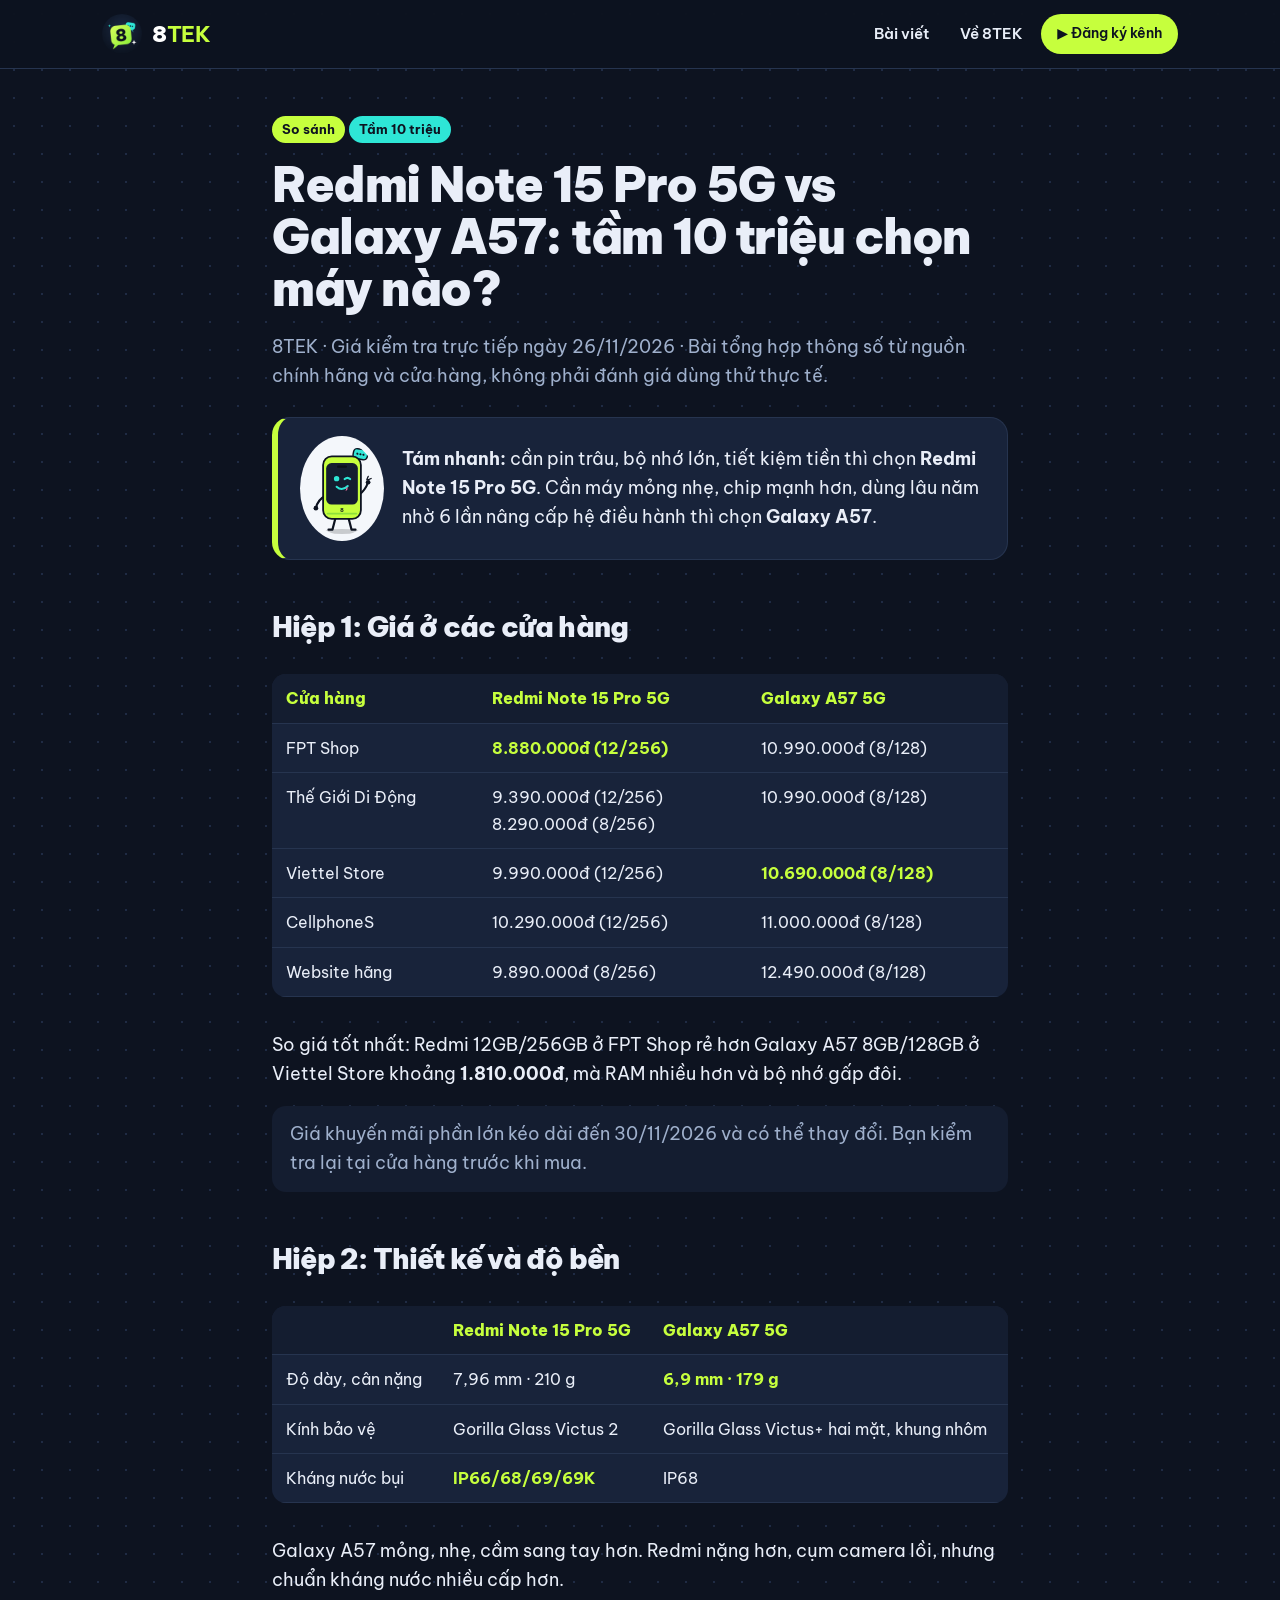
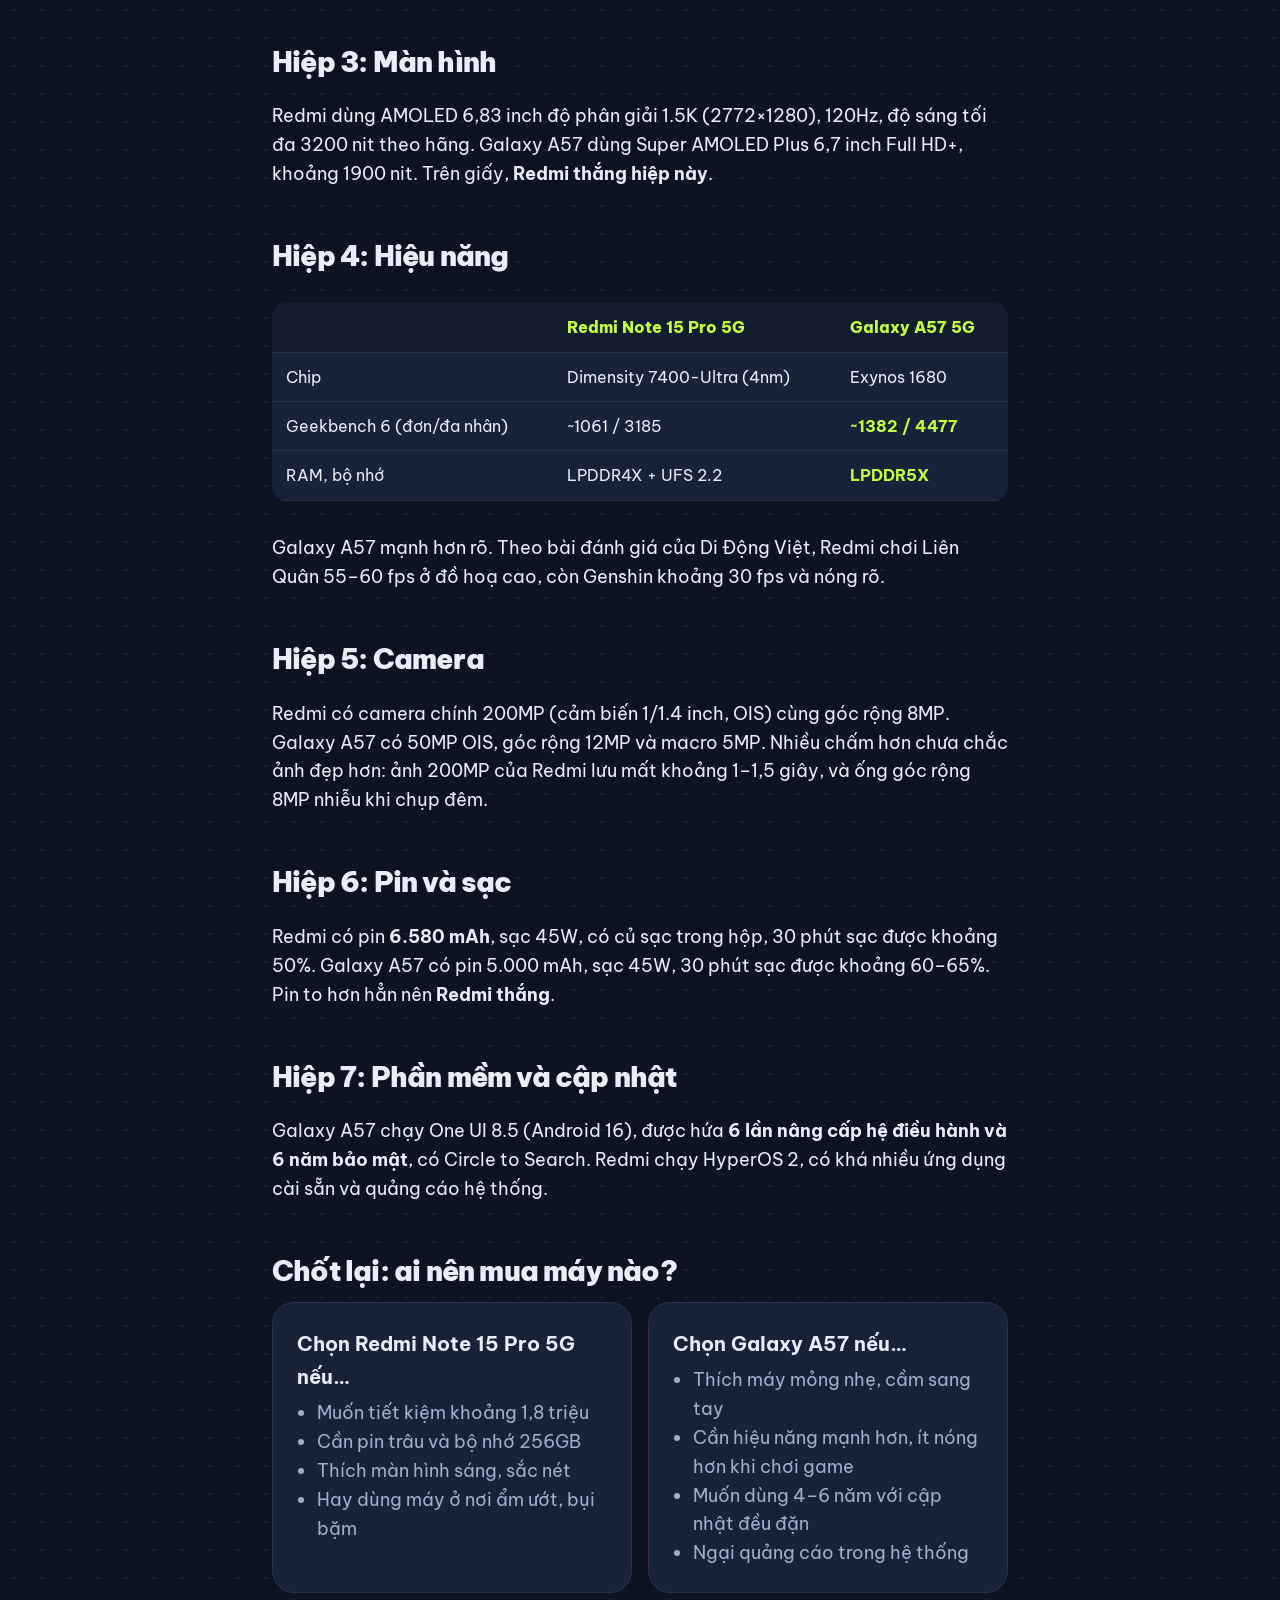
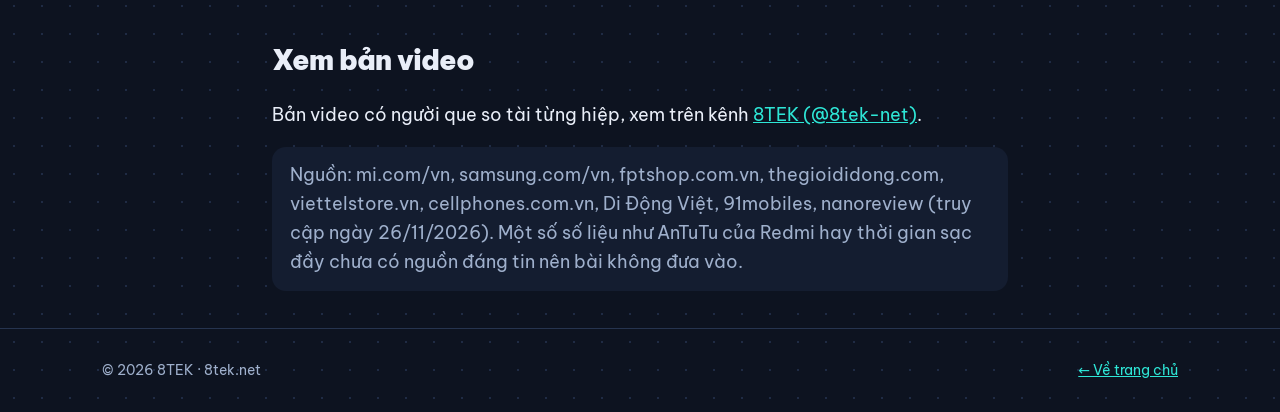
<file: so-sanh/redmi-note-15-pro-vs-galaxy-a57.html>
<!DOCTYPE html>
<html lang="vi">
<head>
<meta charset="utf-8">
<meta name="viewport" content="width=device-width,initial-scale=1">
<title>Redmi Note 15 Pro 5G vs Galaxy A57: tầm 10 triệu chọn máy nào? – 8TEK</title>
<meta name="description" content="So sánh Redmi Note 15 Pro 5G và Samsung Galaxy A57 5G: giá ở 4 cửa hàng ngày 26/11/2026, thiết kế, màn hình, hiệu năng, camera, pin, cập nhật phần mềm. Nên mua máy nào?">
<link rel="canonical" href="https://8tek.net/so-sanh/redmi-note-15-pro-vs-galaxy-a57.html">
<link rel="icon" href="/assets/logo.png">
<meta property="og:title" content="Redmi Note 15 Pro 5G vs Galaxy A57: tầm 10 triệu chọn máy nào?">
<meta property="og:image" content="https://8tek.net/assets/logo.png">
<meta property="og:type" content="article">
<link rel="preconnect" href="https://fonts.googleapis.com">
<link href="https://fonts.googleapis.com/css2?family=Be+Vietnam+Pro:wght@400;600;700;800;900&display=swap" rel="stylesheet">
<link rel="stylesheet" href="/assets/style.css">
</head>
<body>
<header class="top"><div class="wrap">
  <a class="brand" href="/"><img src="/assets/logo.png" alt="Logo 8TEK"><span>8<b>TEK</b></span></a>
  <nav class="nav">
    <a href="/#bai-viet">Bài viết</a>
    <a href="/#gioi-thieu">Về 8TEK</a>
    <a class="btn lime" href="https://www.youtube.com/@8tek-net?sub_confirmation=1" target="_blank" rel="noopener">▶ Đăng ký kênh</a>
  </nav>
</div></header>

<main class="article">
  <span class="tag">So sánh</span> <span class="tag c">Tầm 10 triệu</span>
  <h1>Redmi Note 15 Pro 5G vs Galaxy A57: tầm 10 triệu chọn máy nào?</h1>
  <p class="meta">8TEK · Giá kiểm tra trực tiếp ngày 26/11/2026 · Bài tổng hợp thông số từ nguồn chính hãng và cửa hàng, không phải đánh giá dùng thử thực tế.</p>

  <div class="verdict">
    <img src="/assets/be-tam/be-tam-nhay-mat.svg" alt="">
    <p><b>Tám nhanh:</b> cần pin trâu, bộ nhớ lớn, tiết kiệm tiền thì chọn <b>Redmi Note 15 Pro 5G</b>. Cần máy mỏng nhẹ, chip mạnh hơn, dùng lâu năm nhờ 6 lần nâng cấp hệ điều hành thì chọn <b>Galaxy A57</b>.</p>
  </div>

  <h2>Hiệp 1: Giá ở các cửa hàng</h2>
  <div class="tbl"><table>
    <tr><th>Cửa hàng</th><th>Redmi Note 15 Pro 5G</th><th>Galaxy A57 5G</th></tr>
    <tr><td>FPT Shop</td><td class="win">8.880.000đ (12/256)</td><td>10.990.000đ (8/128)</td></tr>
    <tr><td>Thế Giới Di Động</td><td>9.390.000đ (12/256)<br>8.290.000đ (8/256)</td><td>10.990.000đ (8/128)</td></tr>
    <tr><td>Viettel Store</td><td>9.990.000đ (12/256)</td><td class="win">10.690.000đ (8/128)</td></tr>
    <tr><td>CellphoneS</td><td>10.290.000đ (12/256)</td><td>11.000.000đ (8/128)</td></tr>
    <tr><td>Website hãng</td><td>9.890.000đ (8/256)</td><td>12.490.000đ (8/128)</td></tr>
  </table></div>
  <p>So giá tốt nhất: Redmi 12GB/256GB ở FPT Shop rẻ hơn Galaxy A57 8GB/128GB ở Viettel Store khoảng <b>1.810.000đ</b>, mà RAM nhiều hơn và bộ nhớ gấp đôi.</p>
  <p class="note">Giá khuyến mãi phần lớn kéo dài đến 30/11/2026 và có thể thay đổi. Bạn kiểm tra lại tại cửa hàng trước khi mua.</p>

  <h2>Hiệp 2: Thiết kế và độ bền</h2>
  <div class="tbl"><table>
    <tr><th></th><th>Redmi Note 15 Pro 5G</th><th>Galaxy A57 5G</th></tr>
    <tr><td>Độ dày, cân nặng</td><td>7,96 mm · 210 g</td><td class="win">6,9 mm · 179 g</td></tr>
    <tr><td>Kính bảo vệ</td><td>Gorilla Glass Victus 2</td><td>Gorilla Glass Victus+ hai mặt, khung nhôm</td></tr>
    <tr><td>Kháng nước bụi</td><td class="win">IP66/68/69/69K</td><td>IP68</td></tr>
  </table></div>
  <p>Galaxy A57 mỏng, nhẹ, cầm sang tay hơn. Redmi nặng hơn, cụm camera lồi, nhưng chuẩn kháng nước nhiều cấp hơn.</p>

  <h2>Hiệp 3: Màn hình</h2>
  <p>Redmi dùng AMOLED 6,83 inch độ phân giải 1.5K (2772×1280), 120Hz, độ sáng tối đa 3200 nit theo hãng. Galaxy A57 dùng Super AMOLED Plus 6,7 inch Full HD+, khoảng 1900 nit. Trên giấy, <b>Redmi thắng hiệp này</b>.</p>

  <h2>Hiệp 4: Hiệu năng</h2>
  <div class="tbl"><table>
    <tr><th></th><th>Redmi Note 15 Pro 5G</th><th>Galaxy A57 5G</th></tr>
    <tr><td>Chip</td><td>Dimensity 7400-Ultra (4nm)</td><td>Exynos 1680</td></tr>
    <tr><td>Geekbench 6 (đơn/đa nhân)</td><td>~1061 / 3185</td><td class="win">~1382 / 4477</td></tr>
    <tr><td>RAM, bộ nhớ</td><td>LPDDR4X + UFS 2.2</td><td class="win">LPDDR5X</td></tr>
  </table></div>
  <p>Galaxy A57 mạnh hơn rõ. Theo bài đánh giá của Di Động Việt, Redmi chơi Liên Quân 55–60 fps ở đồ hoạ cao, còn Genshin khoảng 30 fps và nóng rõ.</p>

  <h2>Hiệp 5: Camera</h2>
  <p>Redmi có camera chính 200MP (cảm biến 1/1.4 inch, OIS) cùng góc rộng 8MP. Galaxy A57 có 50MP OIS, góc rộng 12MP và macro 5MP. Nhiều chấm hơn chưa chắc ảnh đẹp hơn: ảnh 200MP của Redmi lưu mất khoảng 1–1,5 giây, và ống góc rộng 8MP nhiễu khi chụp đêm.</p>

  <h2>Hiệp 6: Pin và sạc</h2>
  <p>Redmi có pin <b>6.580 mAh</b>, sạc 45W, có củ sạc trong hộp, 30 phút sạc được khoảng 50%. Galaxy A57 có pin 5.000 mAh, sạc 45W, 30 phút sạc được khoảng 60–65%. Pin to hơn hẳn nên <b>Redmi thắng</b>.</p>

  <h2>Hiệp 7: Phần mềm và cập nhật</h2>
  <p>Galaxy A57 chạy One UI 8.5 (Android 16), được hứa <b>6 lần nâng cấp hệ điều hành và 6 năm bảo mật</b>, có Circle to Search. Redmi chạy HyperOS 2, có khá nhiều ứng dụng cài sẵn và quảng cáo hệ thống.</p>

  <h2>Chốt lại: ai nên mua máy nào?</h2>
  <div class="score">
    <div class="card"><h3>Chọn Redmi Note 15 Pro 5G nếu…</h3><ul><li>Muốn tiết kiệm khoảng 1,8 triệu</li><li>Cần pin trâu và bộ nhớ 256GB</li><li>Thích màn hình sáng, sắc nét</li><li>Hay dùng máy ở nơi ẩm ướt, bụi bặm</li></ul></div>
    <div class="card"><h3>Chọn Galaxy A57 nếu…</h3><ul><li>Thích máy mỏng nhẹ, cầm sang tay</li><li>Cần hiệu năng mạnh hơn, ít nóng hơn khi chơi game</li><li>Muốn dùng 4–6 năm với cập nhật đều đặn</li><li>Ngại quảng cáo trong hệ thống</li></ul></div>
  </div>

  <h2>Xem bản video</h2>
  <p>Bản video có người que so tài từng hiệp, xem trên kênh <a href="https://www.youtube.com/@8tek-net" target="_blank" rel="noopener">8TEK (@8tek-net)</a>.</p>

  <p class="note">Nguồn: mi.com/vn, samsung.com/vn, fptshop.com.vn, thegioididong.com, viettelstore.vn, cellphones.com.vn, Di Động Việt, 91mobiles, nanoreview (truy cập ngày 26/11/2026). Một số số liệu như AnTuTu của Redmi hay thời gian sạc đầy chưa có nguồn đáng tin nên bài không đưa vào.</p>
</main>

<footer><div class="wrap">
  <span>© 2026 8TEK · 8tek.net</span>
  <span><a href="/">← Về trang chủ</a></span>
</div></footer>
</body>
</html>
</file>
<file: assets/style.css>
:root{
  --bg:#0d1320; --bg2:#141d30; --card:#18233a; --line:#26344f;
  --text:#e9eef8; --muted:#9fb0cc; --lime:#c6ff3d; --cyan:#2ee6d6; --pink:#ff7aa8;
  --radius:22px; --max:1120px;
}
*{box-sizing:border-box}
html{scroll-behavior:smooth;overflow-x:clip}
body{overflow-x:clip}
body{margin:0;font-family:'Be Vietnam Pro',system-ui,'Segoe UI',sans-serif;background:var(--bg);color:var(--text);line-height:1.65;
  background-image:radial-gradient(#1f2b44 1.2px,transparent 1.4px);background-size:28px 28px}
a{color:var(--cyan)}
img{max-width:100%;display:block}
.wrap{max-width:var(--max);margin:0 auto;padding:0 22px}

/* header */
.top{position:sticky;top:0;z-index:10;background:rgba(13,19,32,.86);backdrop-filter:blur(10px);border-bottom:1px solid var(--line)}
.top .wrap{display:flex;align-items:center;justify-content:space-between;height:68px;gap:16px}
.brand{display:flex;align-items:center;gap:10px;text-decoration:none;color:#fff;font-weight:900;font-size:22px;letter-spacing:-.5px}
.brand img{width:40px;height:40px;border-radius:50%}
.brand b{color:var(--lime)}
.nav{display:flex;gap:6px;align-items:center}
.nav a{color:var(--text);text-decoration:none;font-weight:600;font-size:15px;padding:8px 12px;border-radius:999px}
.nav a:hover{background:var(--card)}
.btn{display:inline-flex;align-items:center;gap:8px;font-weight:800;text-decoration:none;border-radius:999px;padding:12px 22px;font-size:16px;transition:transform .15s}
.btn:hover{transform:translateY(-2px)}
.btn.lime{background:var(--lime);color:var(--bg)}
.btn.ghost{border:2px solid var(--line);color:var(--text)}
.nav .btn{padding:8px 16px;font-size:14px}
@media (max-width:720px){.nav a:not(.btn){display:none}}

/* hero */
.hero{padding:70px 0 50px}
.hero .wrap{display:grid;grid-template-columns:1.3fr 1fr;gap:40px;align-items:center}
.eyebrow{display:inline-block;background:rgba(46,230,214,.12);color:var(--cyan);font-weight:700;font-size:14px;padding:6px 14px;border-radius:999px}
h1{font-size:clamp(38px,6vw,64px);line-height:1.08;letter-spacing:-1.5px;margin:16px 0 18px;font-weight:900}
h1 .hl{color:var(--lime)}
.lead{font-size:19px;color:var(--muted);max-width:560px}
.cta{display:flex;flex-wrap:wrap;gap:12px;margin-top:28px}
.hero-art{position:relative;justify-self:center;padding:20px}
.hero-art::before{content:'';position:absolute;inset:6% 4% 2%;border-radius:50%;background:radial-gradient(circle,#f4f7fb 0 62%,rgba(244,247,251,0) 63%);z-index:-1}
.hero-art{isolation:isolate}
.lightbg{background:#f4f7fb;border-radius:50%}
.hero-art img{width:min(340px,80vw);filter:drop-shadow(0 30px 40px rgba(0,0,0,.4))}
.bubble{position:absolute;background:#fff;color:var(--bg);font-weight:800;padding:10px 16px;border-radius:18px;font-size:15px;white-space:nowrap}
.bubble.b1{top:-2%;left:-12%;border-bottom-right-radius:4px}
.bubble.b2{bottom:22%;right:-18%;background:var(--cyan);border-bottom-left-radius:4px}
@media (max-width:860px){.hero .wrap{grid-template-columns:1fr}.bubble.b1{left:-8%}.bubble.b2{right:-4%}}

/* sections */
section{padding:56px 0}
h2{font-size:clamp(28px,4vw,40px);letter-spacing:-.8px;margin:0 0 8px;font-weight:900}
.sub{color:var(--muted);margin:0 0 28px}
.grid{display:grid;gap:18px}
.g4{grid-template-columns:repeat(auto-fit,minmax(230px,1fr))}
.g2{grid-template-columns:repeat(auto-fit,minmax(320px,1fr))}
.card{background:var(--card);border:1px solid var(--line);border-radius:var(--radius);padding:24px}
.card h3{margin:10px 0 6px;font-size:20px}
.card p{margin:0;color:var(--muted)}
.ico{width:52px;height:52px;border-radius:16px;display:grid;place-items:center;font-size:26px;background:var(--bg2)}
.post{display:grid;grid-template-columns:200px 1fr;gap:22px;align-items:center;text-decoration:none;color:inherit}
.post:hover h3{color:var(--lime)}
.post .thumb{background:#f4f7fb;border-radius:16px;aspect-ratio:1;display:grid;place-items:center}
.post .thumb img{width:70%}
.tag{display:inline-block;font-size:13px;font-weight:700;color:var(--bg);background:var(--lime);padding:3px 10px;border-radius:999px}
.tag.c{background:var(--cyan)}
@media (max-width:640px){.post{grid-template-columns:1fr}}

/* video mới (tự cập nhật): bong bóng tròn + lọc theo chủ đề */
.vhead{display:flex;justify-content:space-between;align-items:flex-end;gap:16px;flex-wrap:wrap}
.vhead .sub{margin-bottom:0}
.vhead .btn{padding:9px 18px;font-size:14px}
.vtabs{display:flex;flex-wrap:wrap;gap:8px;margin:22px 0 26px}
.vtab{font:inherit;font-weight:700;font-size:14px;color:var(--text);background:var(--card);border:1px solid var(--line);border-radius:999px;padding:7px 14px;cursor:pointer}
.vtab small{font-size:12px;color:var(--muted);margin-left:2px}
.vtab:hover{border-color:var(--lime)}
.vtab[aria-pressed="true"]{background:var(--lime);border-color:var(--lime);color:var(--bg)}
.vtab[aria-pressed="true"] small{color:var(--bg)}
.vrow{display:grid;grid-template-columns:repeat(auto-fill,minmax(128px,1fr));gap:26px 16px}
.vb{display:flex;flex-direction:column;align-items:center;text-align:center;text-decoration:none;color:var(--text)}
.vb[hidden]{display:none}
.vb-o{position:relative;width:108px;height:108px;border-radius:50%;padding:4px;background:linear-gradient(135deg,var(--lime),var(--cyan));transition:transform .2s}
.is-short .vb-o{background:linear-gradient(135deg,var(--cyan),var(--pink))}
.vb-i{display:block;width:100%;height:100%;border-radius:50%;overflow:hidden;border:3px solid var(--bg);background:var(--bg2)}
.vb-i img{width:100%;height:100%;object-fit:cover}
.is-short .vb-i img{transform:scale(1.75)}
.vb-tag{position:absolute;left:50%;bottom:-8px;transform:translateX(-50%);font-size:11px;font-weight:800;letter-spacing:.3px;padding:2px 9px;border-radius:999px;background:var(--lime);color:var(--bg);border:2px solid var(--bg);white-space:nowrap}
.is-short .vb-tag{background:var(--cyan)}
.vb:hover .vb-o{transform:translateY(-3px) scale(1.04)}
.vb-t{margin-top:16px;font-size:14px;font-weight:700;line-height:1.35;display:-webkit-box;-webkit-line-clamp:2;-webkit-box-orient:vertical;overflow:hidden}
.vb:hover .vb-t{color:var(--lime)}
.vb-m{margin-top:4px;font-size:12.5px;color:var(--muted)}
@media (max-width:560px){.vrow{grid-template-columns:repeat(3,1fr);gap:22px 10px}.vb-o{width:88px;height:88px}.vb-t{font-size:13px}}

/* youtube band */
.yt{background:linear-gradient(120deg,#16233b,#0f1726);border:1px solid var(--line);border-radius:28px;padding:36px;display:grid;grid-template-columns:auto 1fr auto;gap:26px;align-items:center}
.yt img{width:130px;background:#f4f7fb;border-radius:50%;padding:10px}
@media (max-width:760px){.yt{grid-template-columns:1fr;text-align:center}.yt img{margin:0 auto}}

/* footer */
footer{border-top:1px solid var(--line);padding:30px 0;color:var(--muted);font-size:14px}
footer .wrap{display:flex;flex-wrap:wrap;gap:16px;justify-content:space-between}

/* article */
.article{max-width:780px;margin:0 auto;padding:46px 22px 20px}
.article h1{font-size:clamp(32px,5vw,48px)}
.meta{color:var(--muted);font-size:15px}
.article h2{font-size:28px;margin-top:44px}
.article p,.article li{font-size:17.5px}
.verdict{display:flex;gap:18px;align-items:center;background:var(--card);border:1px solid var(--line);border-left:6px solid var(--lime);border-radius:18px;padding:18px 22px;margin:26px 0}
.verdict img{width:84px;flex:none;background:#f4f7fb;border-radius:50%;padding:6px}
.verdict p{margin:0}
table{width:100%;border-collapse:collapse;margin:16px 0;font-size:16px;background:var(--card);border-radius:14px;overflow:hidden}
th,td{padding:11px 14px;text-align:left;border-bottom:1px solid var(--line);vertical-align:top}
th{background:var(--bg2);color:var(--lime);font-weight:800}
td.win{color:var(--lime);font-weight:700}
.tbl{overflow-x:auto}
.note{font-size:14.5px;color:var(--muted);background:var(--bg2);border-radius:14px;padding:14px 18px}
.score{display:grid;grid-template-columns:1fr 1fr;gap:16px}
.score .card h3{margin-top:0}
.score ul{margin:6px 0 0;padding-left:20px;color:var(--muted)}
@media (max-width:640px){.score{grid-template-columns:1fr}}
</file>
